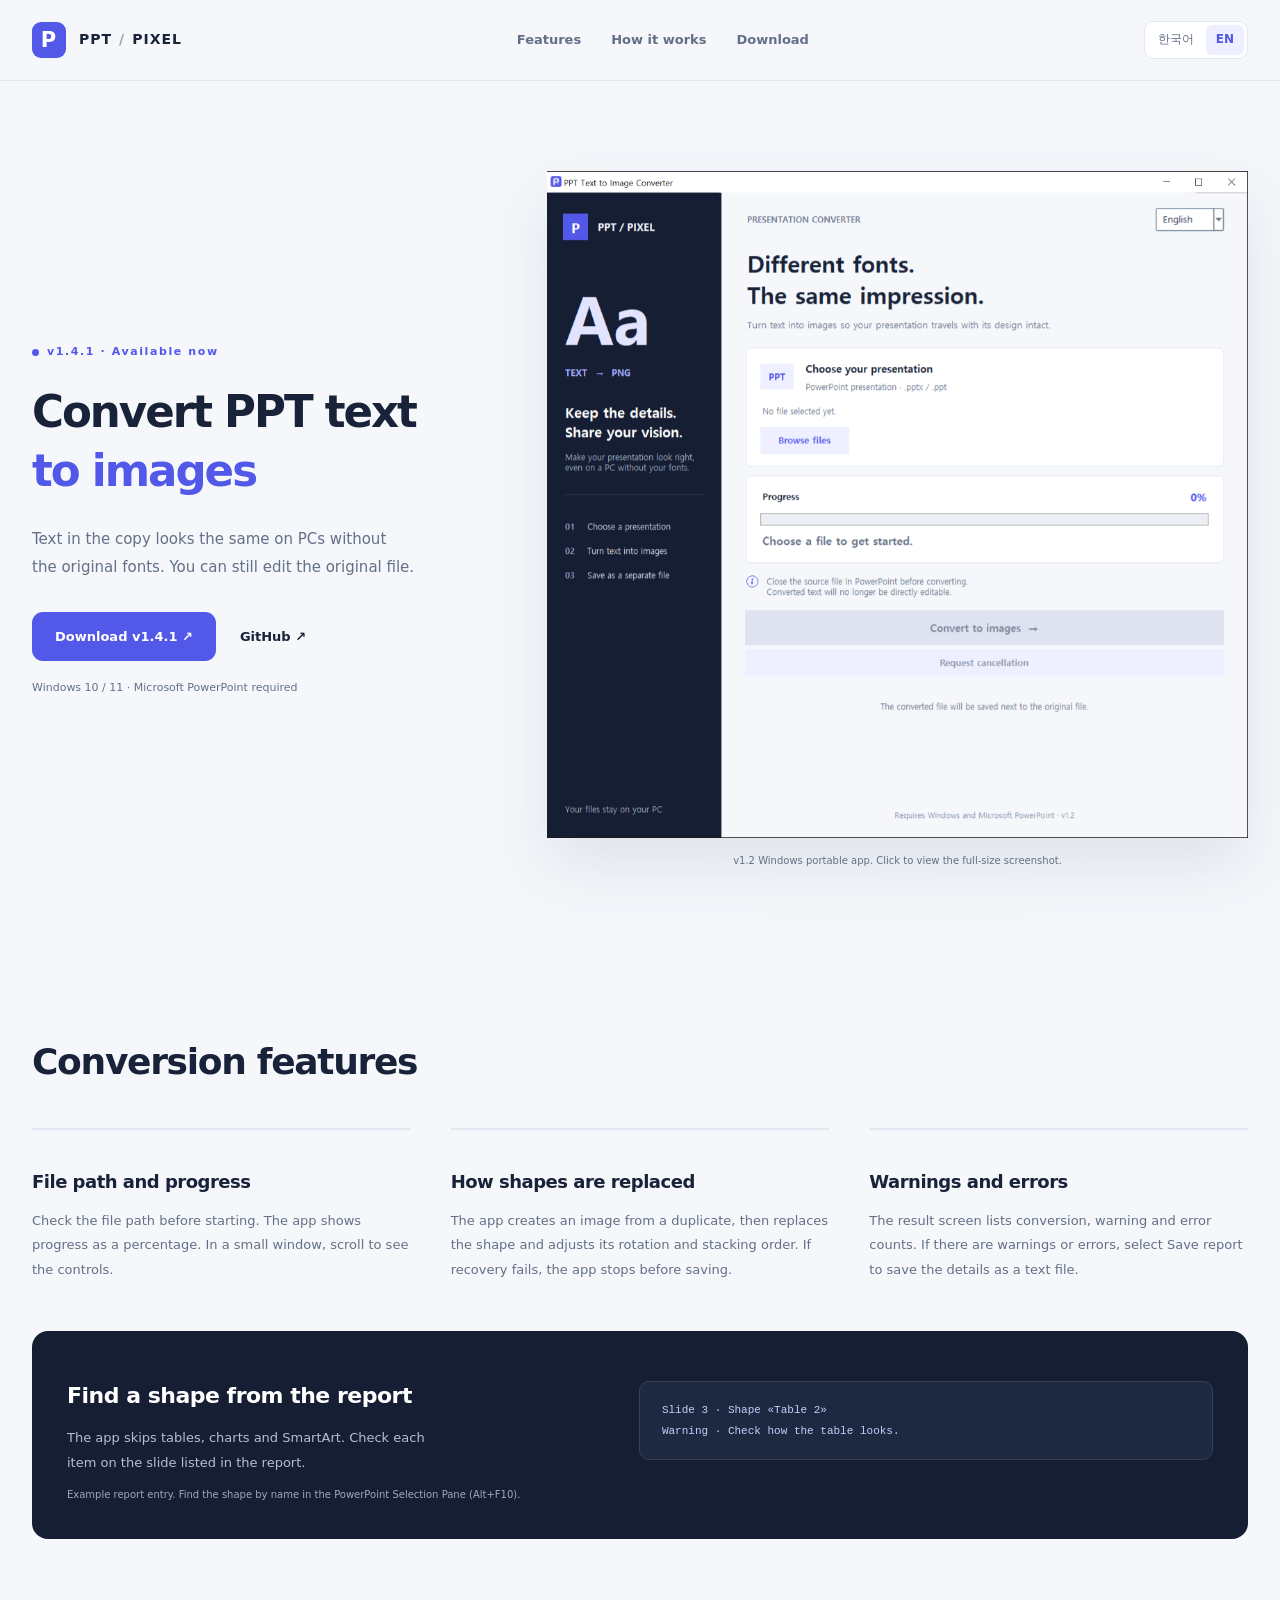
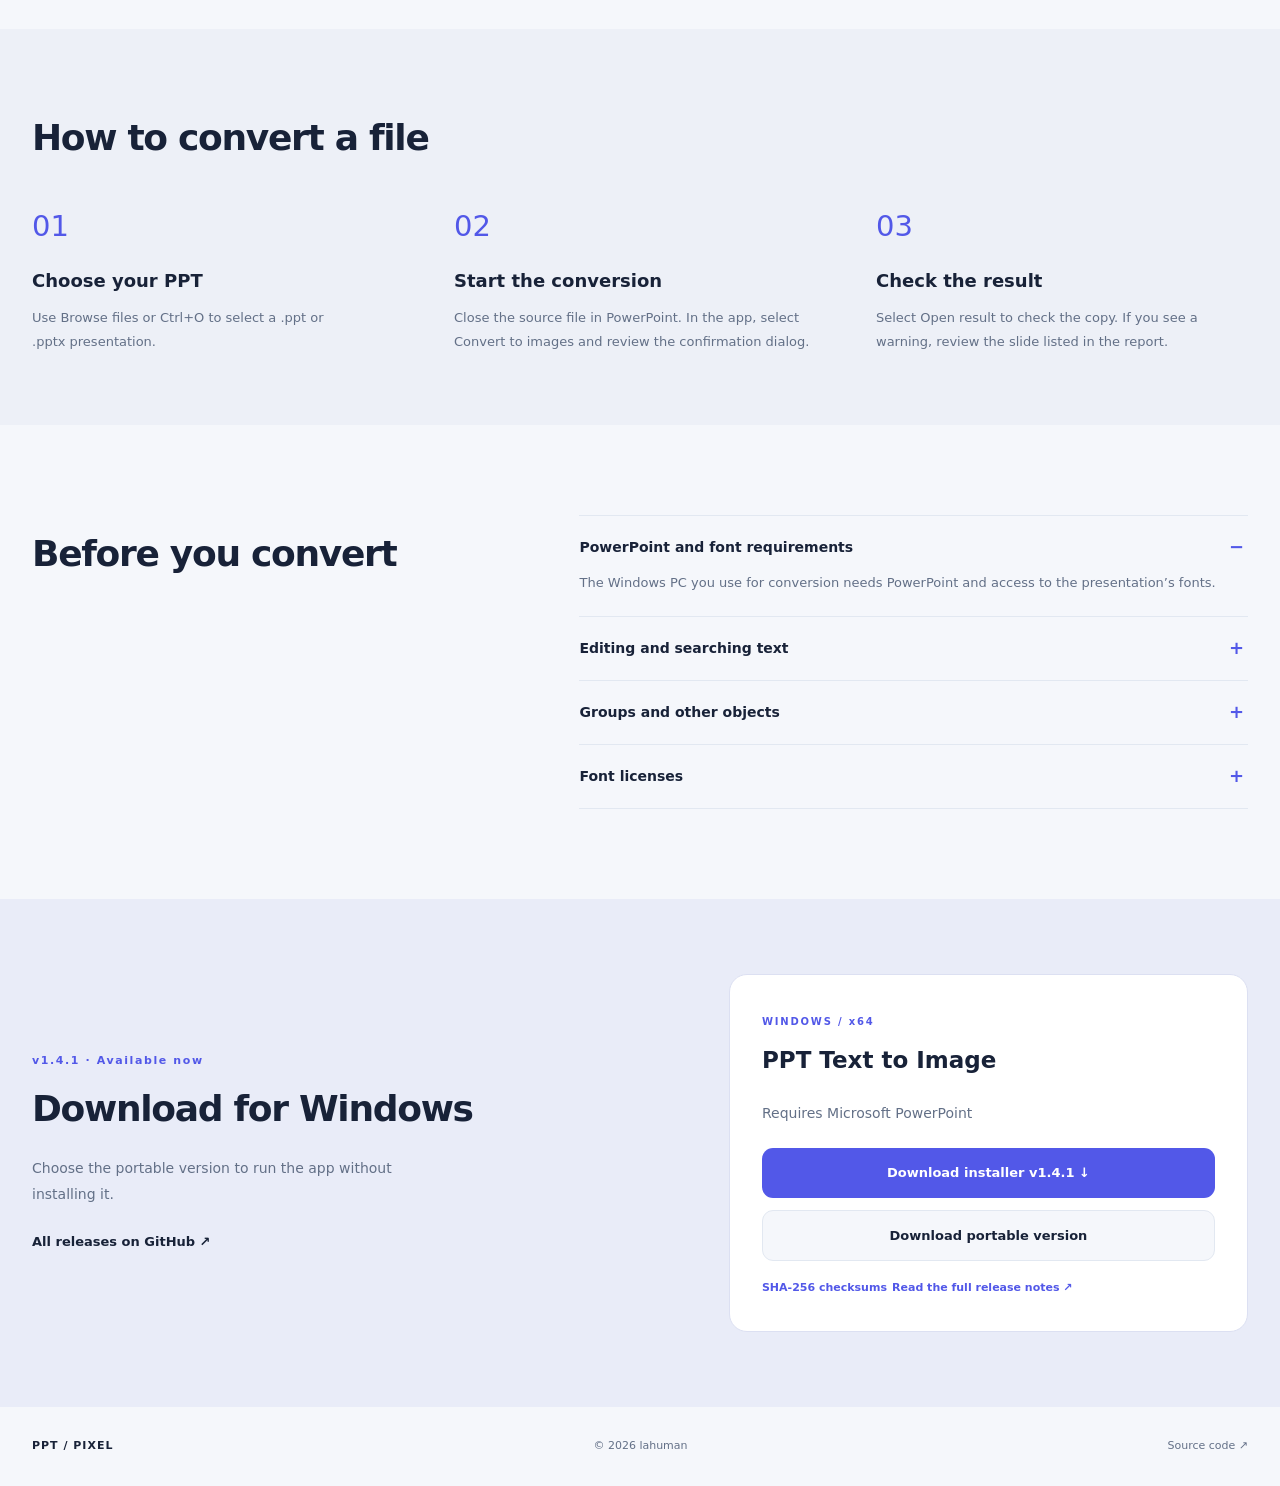
<file: docs/index.html>
<!DOCTYPE html>
<html lang="ko">
<head>
  <meta charset="UTF-8">
  <meta name="viewport" content="width=device-width, initial-scale=1">
  <meta name="theme-color" content="#151e33">
  <title>PPT / PIXEL — PPT 텍스트를 이미지로</title>
  <meta name="description" content="Windows PC에서 PPT 텍스트를 이미지로 변환해 발표용 사본을 만듭니다.">
  <meta property="og:title" content="PPT / PIXEL — PPT 텍스트를 이미지로">
  <meta property="og:description" content="내 PC에서 PPT 텍스트를 이미지로 바꾸는 방법과 Windows용 다운로드.">
  <meta property="og:type" content="website">
  <link rel="icon" href="./ppt-txt2img.png">
  <link rel="stylesheet" href="./styles.css">
  <script defer src="./site.js"></script>
</head>
<body>
  <a class="skip-link" href="#main" data-i18n="skip">본문으로 이동</a>
  <header class="site-header">
    <div class="wrap nav-row">
      <a href="#main" class="brand" aria-label="PPT / PIXEL home"><span class="brand-icon">P</span>PPT <span class="brand-slash">/</span> PIXEL</a>
      <nav aria-label="Main navigation">
        <a href="#release" data-i18n="navRelease">변환 기능</a>
        <a href="#workflow" data-i18n="navWorkflow">사용 방법</a>
        <a href="#download" data-i18n="navDownload">다운로드</a>
      </nav>
      <div class="languages" role="group" aria-label="Language">
        <button type="button" data-lang="ko" aria-pressed="true">한국어</button>
        <button type="button" data-lang="en" aria-pressed="false">EN</button>
      </div>
    </div>
  </header>

  <main id="main">
    <section class="hero wrap">
      <div class="hero-copy">
        <p class="eyebrow"><span class="live-dot"></span><span data-release-status>v1.4.1 · 출시</span></p>
        <h1 data-i18n="heroTitle">PPT 텍스트를<br><em>이미지로 변환</em></h1>
        <p class="hero-lead" data-i18n="heroLead">발표할 PC에 글꼴이 없어도 사본의 글자는 그대로 보입니다. 원본 PPT는 계속 편집할 수 있습니다.</p>
        <div class="hero-actions">
          <a class="button primary" href="#download" data-primary-link data-i18n="heroCta">v1.4.1 다운로드 <span aria-hidden="true">↗</span></a>
          <a class="text-link" href="https://github.com/lahuman/ppt-text2img">GitHub <span aria-hidden="true">↗</span></a>
        </div>
        <p class="compatibility" data-i18n="compatibility">Windows 10 / 11 · Microsoft PowerPoint 필요</p>
      </div>
      <figure class="product-figure">
        <a class="app-capture capture-ko" href="./v1.2-ko.png"><img src="./v1.2-ko.png" width="1009" height="960" alt="보라색 P 아이콘이 있는 v1.2 한국어 시작 화면"></a>
        <a class="app-capture capture-en" href="./v1.2-en.png"><img src="./v1.2-en.png" width="1009" height="960" alt="English v1.2 start screen with the purple P window icon"></a>
        <figcaption data-i18n="previewCaption">v1.2 Windows 포터블 실행 화면 · 클릭하면 원본 크기로 볼 수 있습니다.</figcaption>
      </figure>
    </section>


    <section id="release" class="section wrap">
      <div class="section-heading"><h2 data-i18n="releaseTitle">변환 기능</h2></div>
      <div class="release-grid">
        <article class="feature"><h3 data-i18n="feature1Title">파일 확인과 진행률</h3><p data-i18n="feature1Body">선택한 파일의 경로와 변환 진행률을 보여줍니다. 작은 창에서는 스크롤해 보세요.</p></article>
        <article class="feature"><h3 data-i18n="feature2Title">도형 교체 방식</h3><p data-i18n="feature2Body">복제한 도형에서 이미지를 만든 뒤 기존 도형을 교체합니다. 회전 각도와 겹침 순서를 맞추고, 복구에 실패하면 저장을 멈춥니다.</p></article>
        <article class="feature"><h3 data-i18n="feature3Title">경고와 오류 보고서</h3><p data-i18n="feature3Body">결과 화면에 변환 건수와 경고·오류 건수가 표시됩니다. 경고나 오류가 있으면 ‘보고서&nbsp;저장’을 눌러 내용을 텍스트 파일로 저장하세요.</p></article>
      </div>
      <div class="report-example"><div><h3 data-i18n="reportTitle">보고서에서 도형 찾기</h3><p data-i18n="reportBody">표·차트·SmartArt는 변환을 건너뜁니다. 보고서에 나온 슬라이드에서 해당 도형을 확인하세요.</p></div><pre><code data-i18n="issueExample">슬라이드 3 · 도형 «Table 2»<br>경고 · 표의 표시 상태를 확인하세요.</code></pre><small data-i18n="reportCaption">보고서 예시입니다. PowerPoint 선택 창(Alt+F10)에서 도형 이름을 찾으세요.</small></div>
    </section>

    <section id="workflow" class="workflow-section"><div class="wrap"><div class="section-heading"><h2 data-i18n="workflowTitle">사용 방법</h2></div><ol class="workflow"><li><span>01</span><h3 data-i18n="step1Title">PPT 선택</h3><p data-i18n="step1Body">‘파일&nbsp;찾아보기’나 Ctrl+O로 .ppt 또는 .pptx 파일을 여세요.</p></li><li><span>02</span><h3 data-i18n="step2Title">변환 시작</h3><p data-i18n="step2Body">PowerPoint에서 원본 파일을 닫으세요. 앱에서 ‘이미지로&nbsp;변환하기’를 누르고 안내를 확인하세요.</p></li><li><span>03</span><h3 data-i18n="step3Title">결과 확인</h3><p data-i18n="step3Body">‘결과&nbsp;파일&nbsp;열기’로 사본을 확인하세요. 경고가 있으면 보고서에 표시된 슬라이드를 살펴보세요.</p></li></ol></div></section>

    <section class="section wrap limits"><div><h2 data-i18n="limitsTitle">변환 전 확인 사항</h2></div><div class="limit-list"><details open><summary data-i18n="limit1Title">PowerPoint와 원본 글꼴이 필요합니다</summary><p data-i18n="limit1Body">변환할 Windows PC에 PowerPoint가 설치되어 있고 원본 PPT의 글꼴을 사용할 수 있어야 합니다.</p></details><details><summary data-i18n="limit2Title">텍스트 편집과 검색</summary><p data-i18n="limit2Body">텍스트가 들어 있는 도형 전체가 이미지로 바뀝니다. 글자를 고치거나 검색할 때는 원본 PPT를 사용하세요.</p></details><details><summary data-i18n="limit3Title">그룹과 특수 개체</summary><p data-i18n="limit3Body">변환하면 그룹이 풀립니다. 표·차트·SmartArt는 변환 대상에서 제외됩니다. 슬라이드 마스터, 노트, 애니메이션, 하이퍼링크는 보존을 보장하지 않으므로 공유 전에 확인하세요.</p></details><details><summary data-i18n="limit4Title">글꼴 라이선스</summary><p data-i18n="limit4Body">이미지로 바꾼 글자에도 글꼴의 사용·배포 조건이 적용됩니다.</p></details></div></section>

    <section id="download" class="download-section"><div class="wrap download-grid"><div><p class="eyebrow" data-release-status>v1.4.1 · 출시</p><h2 data-i18n="downloadTitle">Windows용 다운로드</h2><p data-i18n="downloadLead">설치 없이 쓰려면 포터블 버전을 받으세요.</p><a class="text-link" href="https://github.com/lahuman/ppt-text2img/releases" data-i18n="allReleases">GitHub 릴리즈 확인 ↗</a></div><div class="download-card"><span class="platform">WINDOWS / x64</span><h3 data-i18n="downloadCardTitle">PPT Text to Image</h3><p data-i18n="downloadRequirement">Microsoft PowerPoint 필요</p><a class="button primary" data-download href="https://github.com/lahuman/ppt-text2img/releases/download/1.4.1/ppt-txt2img_v1.4.1.exe">v1.4.1 설치 프로그램 다운로드 ↓</a><a class="button secondary" data-portable href="https://github.com/lahuman/ppt-text2img/releases/download/1.4.1/ppt-txt2img-portable_v1.4.1.exe" data-i18n="portableDownload">포터블 버전 다운로드</a><a class="release-notes" href="https://github.com/lahuman/ppt-text2img/releases/download/1.4.1/SHA256SUMS.txt" data-i18n="checksums">SHA-256 체크섬</a> <a href="https://github.com/lahuman/ppt-text2img/blob/main/RELEASE_NOTES.md" class="release-notes" data-i18n="releaseNotes">전체 변경 사항 보기 ↗</a></div></div></section>
  </main>
  <footer class="wrap"><a class="brand" href="#main">PPT / PIXEL</a><p>© 2026 lahuman</p><a href="https://github.com/lahuman/ppt-text2img" data-i18n="source">소스 코드 ↗</a></footer>
</body>
</html>
</file>
<file: docs/styles.css>
:root {
  --ink:#182238;
  --muted:#637087;
  --purple:#5258e8;
  --purple-dark:#4147c7;
  --navy:#151e33;
  --line:#e2e8f1;
  --bg:#f5f7fb;
  --white:#fff;
  font-family:"Segoe UI","Malgun Gothic",system-ui,sans-serif;
  color:var(--ink);
  background:var(--bg);
  font-synthesis:none;
}
* {
  box-sizing:border-box;
}
html {
  scroll-behavior:smooth;
  scroll-padding-top:100px;
}
body {
  margin:0;
  line-height:1.65;
  word-break:keep-all;
}
a {
  color:inherit;
  text-decoration:none;
}
button {
  font:inherit;
  cursor:pointer;
}
button,a,summary {
  -webkit-tap-highlight-color:transparent;
}
a:focus-visible,button:focus-visible,summary:focus-visible {
  outline:3px solid #989dfa;
  outline-offset:5px;
}
h1,h2,h3,p,figure {
  margin:0;
}
em {
  font-style:normal;
  color:var(--purple);
}
[hidden] {
  display:none!important;
}
.wrap {
  width:min(1220px,calc(100% - 64px));
  margin-inline:auto;
}
.skip-link {
  position:fixed;
  top:-80px;
  left:16px;
  padding:12px 18px;
  z-index:100;
  background:var(--navy);
  color:white;
  border-radius:8px;
}
.skip-link:focus {
  top:8px;
}
.site-header {
  background:#f5f7fbf5;
  border-bottom:1px solid var(--line);
  position:sticky;
  top:0;
  z-index:10;
  backdrop-filter:blur(12px);
}
.nav-row {
  display:flex;
  align-items:center;
  justify-content:space-between;
  gap:24px;
  min-height:80px;
}
.brand {
  display:inline-flex;
  align-items:center;
  gap:7px;
  font-size:14px;
  font-weight:800;
  letter-spacing:1px;
  white-space:nowrap;
}
.brand-icon {
  display:grid;
  place-items:center;
  width:34px;
  height:36px;
  margin-right:6px;
  background:var(--purple);
  color:white;
  border-radius:9px;
  font-size:21px;
}
.brand-slash {
  color:#969fba;
}
nav {
  display:flex;
  gap:30px;
  font-size:13px;
  font-weight:600;
  color:var(--muted);
}
nav a:hover,.text-link:hover {
  color:var(--purple);
}
.languages {
  display:flex;
  gap:2px;
  padding:3px;
  background:white;
  border:1px solid var(--line);
  border-radius:9px;
}
.languages button {
  border:0;
  background:transparent;
  color:var(--muted);
  border-radius:6px;
  padding:5px 10px;
  font-size:12px;
}
.languages button[aria-pressed=true] {
  color:var(--purple);
  background:#eef0ff;
  font-weight:700;
}
.hero {
  display:grid;
  grid-template-columns:.84fr 1.25fr;
  align-items:center;
  gap:44px;
  padding-block:90px 64px;
}
.eyebrow {
  font-size:11px;
  font-weight:700;
  letter-spacing:1.6px;
  color:var(--purple);
  display:flex;
  align-items:center;
  gap:8px;
}
.live-dot {
  width:7px;
  height:7px;
  border-radius:50%;
  background:var(--purple);
}
h1 {
  font-size:clamp(36px,3.4vw,49px);
  letter-spacing:-2px;
  line-height:1.35;
  margin-top:22px;
  font-weight:750;
}
h2,h3,summary,.hero-lead {
  text-wrap:balance;
}
p,figcaption {
  text-wrap:pretty;
}
.hero-lead {
  font-size:15px;
  color:var(--muted);
  max-width:385px;
  line-height:1.9;
  margin-top:24px;
}
.hero-actions {
  display:flex;
  align-items:center;
  gap:24px;
  margin-top:30px;
}
.button {
  display:inline-flex;
  justify-content:center;
  align-items:center;
  gap:16px;
  padding:14px 23px;
  border-radius:11px;
  font-size:13px;
  font-weight:650;
  transition:background .15s,transform .15s;
  min-height:49px;
}
.button:hover {
  transform:translateY(-1px);
}
.primary {
  background:var(--purple);
  color:white;
}
.primary:hover {
  background:var(--purple-dark);
}
.secondary {
  border:1px solid var(--line);
  background:var(--bg);
  color:var(--ink);
}
.text-link {
  font-size:13px;
  font-weight:650;
}
.compatibility {
  margin-top:18px;
  font-size:11px;
  color:var(--muted);
}
.product-figure {
  min-width:0;
  filter:drop-shadow(0 28px 32px #24345a1a);
}
.app-capture, .app-capture img {
  display:block;
  width:100%;
  height:auto;
}
html:lang(ko) .capture-en, html:lang(en) .capture-ko {
  display:none;
}
figcaption {
  font-size:10px;
  color:var(--muted);
  text-align:center;
  margin-top:15px;
  filter:none;
}
.principles {
  display:grid;
  grid-template-columns:repeat(3,1fr);
  padding-block:24px;
  border-block:1px solid var(--line);
  gap:24px;
}
.principles p {
  display:flex;
  gap:16px;
  align-items:center;
  font-size:13px;
}
.principles b {
  font-size:10px;
  color:var(--purple);
  letter-spacing:1px;
}
.section {
  padding-block:90px;
}
.section-heading {
  margin-bottom:40px;
}
.section-heading h2,.limits h2,.download-grid h2 {
  font-size:clamp(27px,3vw,36px);
  line-height:1.4;
  letter-spacing:-1.3px;
  margin-top:14px;
}
.section-heading>p:last-child {
  font-size:14px;
  color:var(--muted);
  margin-top:18px;
  max-width:650px;
}
.release-grid {
  display:grid;
  grid-template-columns:repeat(3,1fr);
  gap:40px;
}
.feature {
  padding-top:20px;
  border-top:2px solid var(--line);
}
.feature-number {
  font-size:10px;
  letter-spacing:1px;
  color:var(--purple);
  font-weight:650;
}
.feature h3 {
  font-size:18px;
  margin-top:18px;
  line-height:1.6;
  letter-spacing:-.5px;
}
.feature p {
  font-size:13px;
  color:var(--muted);
  margin-top:12px;
  line-height:1.9;
}
.report-example {
  display:grid;
  grid-template-columns:1fr 1.1fr;
  gap:12px 50px;
  margin-top:48px;
  padding:35px;
  border-radius:16px;
  background:var(--navy);
  color:white;
  align-items:center;
}
.report-example .eyebrow {
  color:#a4a9ff;
}
.report-example h3 {
  margin-top:12px;
  font-size:22px;
  letter-spacing:-.5px;
}
.report-example p:not(.eyebrow) {
  margin-top:12px;
  font-size:13px;
  line-height:1.9;
  color:#b4bfd4;
  max-width:370px;
}
.report-example pre {
  white-space:pre-wrap;
  overflow-wrap:anywhere;
  font-size:11px;
  line-height:1.9;
  color:#c7cdfc;
  padding:18px 22px;
  margin:0;
  border:1px solid #354057;
  border-radius:10px;
  background:#1c2941;
}
.report-example>small {
  grid-column:1/-1;
  color:#9da9c1;
  font-size:10px;
}
.workflow-section {
  padding-block:70px;
  background:#edf0f7;
}
.workflow {
  display:grid;
  grid-template-columns:repeat(3,1fr);
  gap:50px;
  list-style:none;
  padding:0;
  margin:0;
}
.workflow li>span {
  display:block;
  color:var(--purple);
  font-size:29px;
  font-weight:350;
  margin-bottom:15px;
}
.workflow h3 {
  font-size:18px;
}
.workflow p {
  font-size:13px;
  color:var(--muted);
  line-height:1.9;
  margin-top:10px;
}
.limits {
  display:grid;
  grid-template-columns:1fr 1.4fr;
  gap:70px;
}
.limit-list {
  border-top:1px solid var(--line);
}
details {
  border-bottom:1px solid var(--line);
  padding:20px 0;
}
summary {
  cursor:pointer;
  font-size:14px;
  font-weight:600;
  list-style:none;
  padding-right:25px;
  position:relative;
}
summary:after {
  content:"+";
  position:absolute;
  right:4px;
  color:var(--purple);
  font-size:18px;
  top:-4px;
}
details[open] summary:after {
  content:"−";
}
details p {
  font-size:13px;
  line-height:1.9;
  color:var(--muted);
  margin-top:12px;
}
.download-section {
  padding-block:75px;
  background:#e9ecf8;
}
.download-grid {
  display:grid;
  grid-template-columns:1.15fr 1fr;
  gap:100px;
  align-items:center;
}
.download-grid>div>p:not(.eyebrow) {
  font-size:14px;
  color:var(--muted);
  line-height:1.9;
  max-width:420px;
  margin-block:20px;
}
.download-card {
  border:1px solid #dce0f2;
  background:white;
  border-radius:18px;
  padding:32px;
}
.platform {
  font-size:10px;
  color:var(--purple);
  font-weight:750;
  letter-spacing:1.8px;
}
.download-card h3 {
  font-size:23px;
  margin-top:8px;
}
.download-card>p {
  font-size:12px;
  color:var(--muted);
  margin-top:10px;
}
.download-card .button {
  display:flex;
  width:100%;
  margin-top:12px;
}
.download-card .primary {
  margin-top:22px;
}
.download-card p.download-note {
  font-size:11px;
  line-height:1.8;
  margin-top:16px;
}
.release-notes {
  display:inline-block;
  font-size:11px;
  margin-top:18px;
  color:var(--purple);
  font-weight:650;
}
footer {
  display:flex;
  align-items:center;
  justify-content:space-between;
  gap:20px;
  padding-block:30px;
  color:var(--muted);
  font-size:11px;
}
footer .brand {
  font-size:11px;
  color:var(--ink);
}
@media(min-width:1450px) {
  .hero {
    gap:60px;
    padding-block:105px 75px;
  }
}
@media(max-width:1000px) {
  .hero {
    grid-template-columns:1fr;
    gap:38px;
    padding-block:60px 40px;
  }
  .hero-copy {
    max-width:700px;
  }
  .hero-lead {
    max-width:530px;
  }
  .product-figure {
    width:100%;
    max-width:780px;
    margin-inline:auto;
    transform:none;
  }
  .release-grid {
    gap:24px;
  }
  .download-grid {
    gap:40px;
  }
  .limits {
    gap:40px;
  }
  .section {
    padding-block:65px;
  }
}
@media(max-width:650px) {
  .wrap {
    width:calc(100% - 36px);
  }
  .nav-row {
    flex-wrap:wrap;
    gap:12px;
    padding-block:14px;
    min-height:0;
  }
  .brand {
    font-size:12px;
  }
  .brand-icon {
    width:29px;
    height:31px;
    font-size:18px;
  }
  nav {
    order:3;
    width:100%;
    justify-content:space-between;
    gap:18px;
    font-size:12px;
    padding-top:9px;
  }
  .languages button {
    padding:4px 8px;
  }
  .hero {
    padding-block:38px 30px;
    gap:30px;
  }
  h1 {
    font-size:36px;
    letter-spacing:-1.7px;
  }
  .hero-lead {
    font-size:14px;
  }
  .hero-actions {
    gap:20px;
  }
  .hero-actions .button {
    padding-inline:18px;
  }
  figcaption {
    font-size:9px;
    text-align:left;
  }
  .principles {
    grid-template-columns:1fr;
    gap:12px;
    padding-block:20px;
  }
  .principles p {
    font-size:12px;
  }
  .section {
    padding-block:50px;
  }
  .section-heading {
    margin-bottom:28px;
  }
  .section-heading h2,.limits h2,.download-grid h2 {
    font-size:28px;
  }
  .section-heading>p:last-child {
    font-size:13px;
  }
  .release-grid,.workflow,.limits,.download-grid {
    grid-template-columns:1fr;
    gap:28px;
  }
  .feature h3 {
    font-size:18px;
  }
  .feature p {
    margin-top:8px;
  }
  .report-example {
    grid-template-columns:1fr;
    gap:20px;
    padding:24px;
    margin-top:30px;
  }
  .report-example pre {
    font-size:10px;
    padding:14px;
  }
  .report-example h3 {
    font-size:20px;
  }
  .workflow-section {
    padding-block:50px;
  }
  .workflow {
    gap:24px;
  }
  .workflow li {
    padding-left:52px;
    position:relative;
  }
  .workflow li>span {
    position:absolute;
    left:0;
    top:-6px;
    font-size:25px;
  }
  .workflow p {
    margin-top:6px;
  }
  .download-section {
    padding-block:50px;
  }
  .download-grid {
    gap:28px;
  }
  .download-card {
    padding:25px;
  }
  footer {
    flex-wrap:wrap;
    gap:16px;
  }
  footer .brand {
    width:100%;
  }
}
@media(prefers-reduced-motion:reduce) {
  html {
    scroll-behavior:auto;
  }
  .button {
    transition:none;
  }
  .button:hover {
    transform:none;
  }
}
</file>
